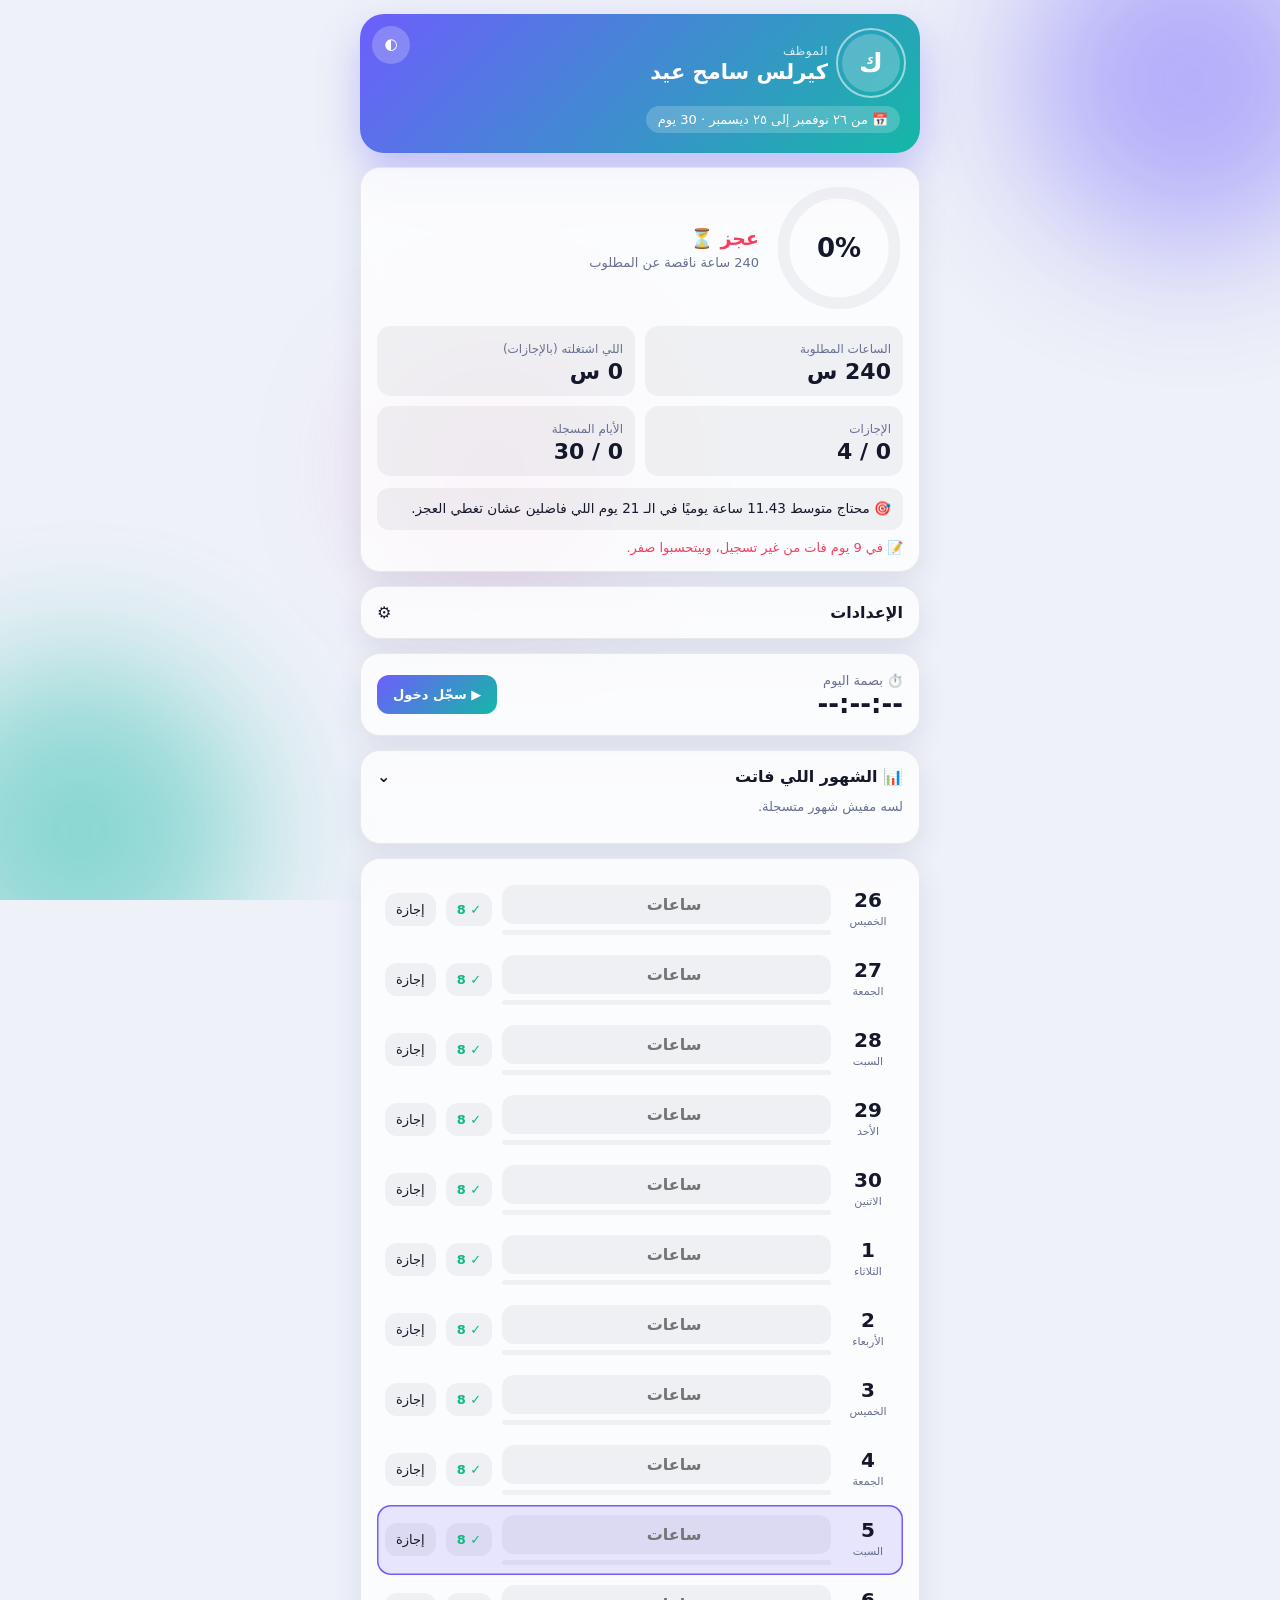
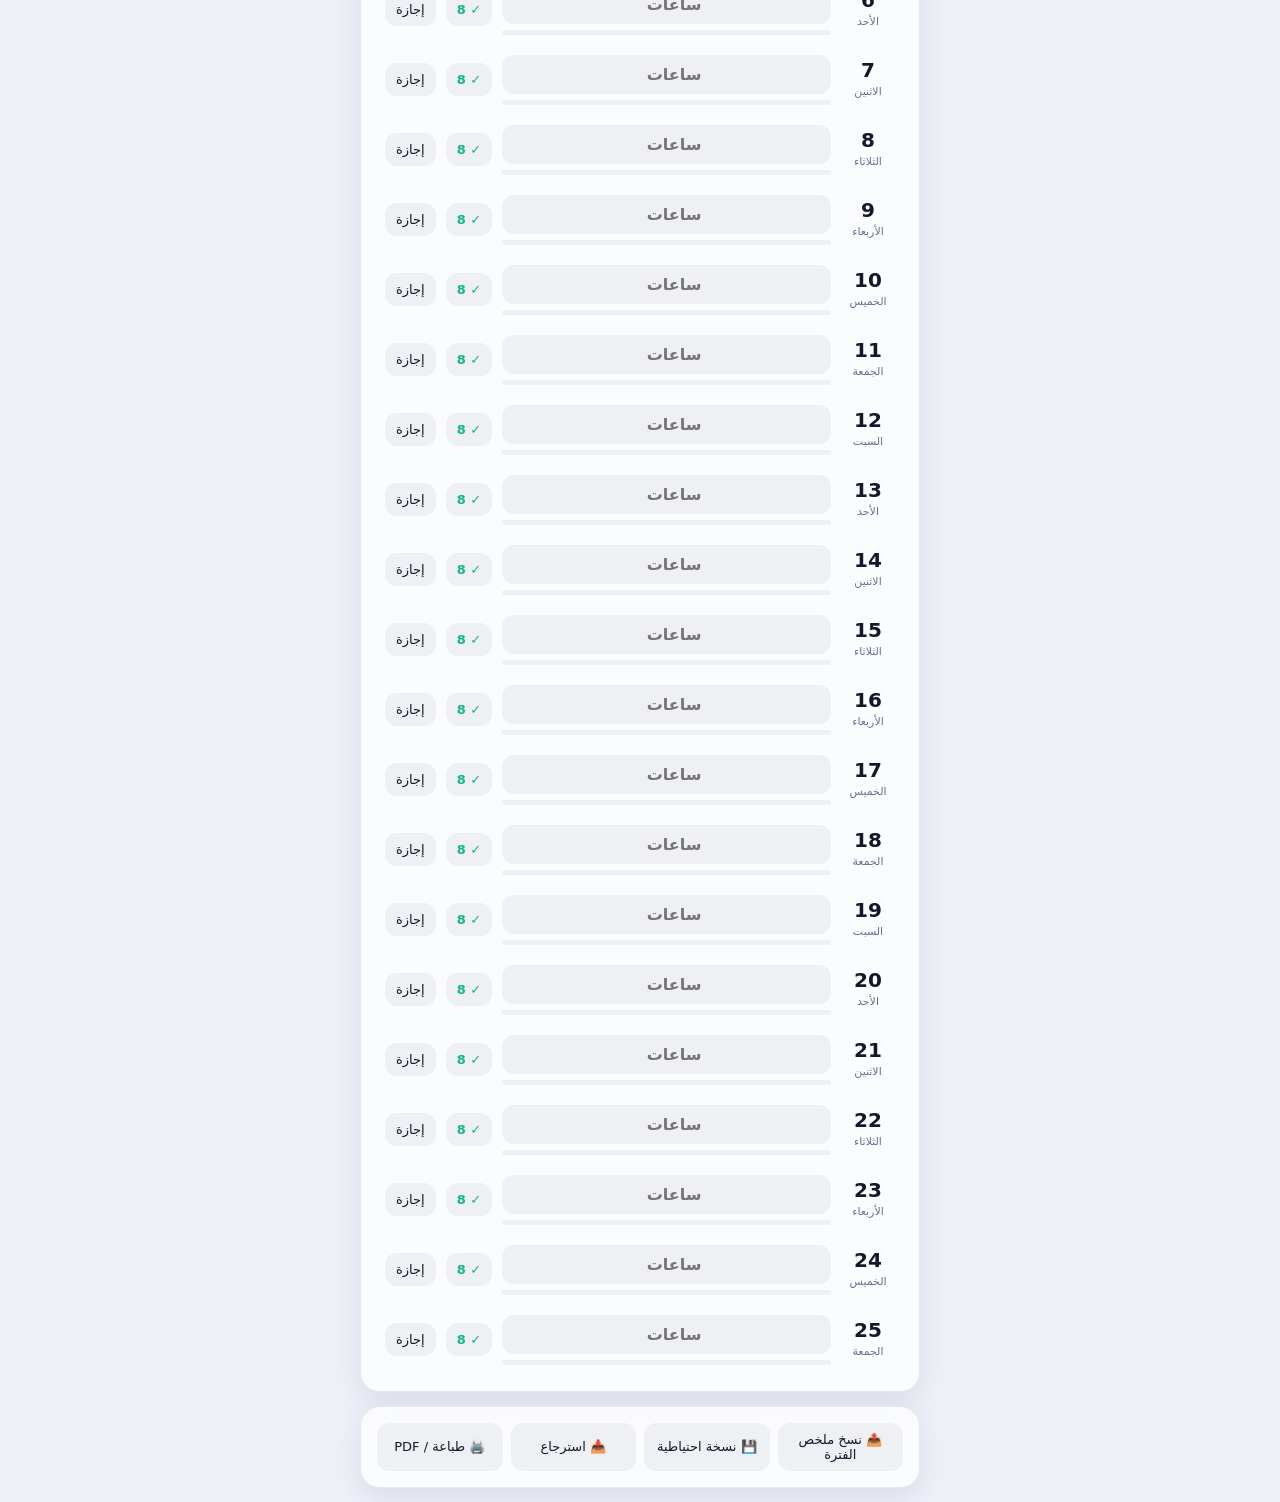
<file: index.html>
<!DOCTYPE html>
<html lang="ar" dir="rtl">
<head>
<meta charset="utf-8">
<meta name="viewport" content="width=device-width, initial-scale=1, viewport-fit=cover">
<title>ساعات الشغل | كيرلس سامح عيد</title>
<link rel="manifest" href="manifest.json">
<meta name="theme-color" content="#6d5efc">
<link rel="icon" href="icon-192.png">
<link rel="apple-touch-icon" href="icon-192.png">
<meta name="apple-mobile-web-app-capable" content="yes">
<link rel="stylesheet" href="style.css">
</head>
<body>
<div class="bg"><i></i><i></i><i></i></div>
<div class="wrap">
  <div class="hero">
    <div class="who"><div class="av" id="avl">ك</div><div><small>الموظف</small><h1 id="nm">كيرلس سامح عيد</h1></div></div>
    <div class="chip" id="range"></div>
    <button class="hb" id="bTheme" aria-label="theme">🌓</button>
  </div>

  <div class="card" style="animation-delay:.1s">
    <div class="ringbox">
      <div class="ring">
        <svg viewBox="0 0 120 120"><defs><linearGradient id="g" x1="0" y1="0" x2="1" y2="1"><stop offset="0" stop-color="#6d5efc"/><stop offset="1" stop-color="#14b8a6"/></linearGradient></defs><circle class="tr" cx="60" cy="60" r="52"/><circle class="pg" id="pg" cx="60" cy="60" r="52"/></svg>
        <b id="pct">0%</b>
      </div>
      <div class="res" id="res"></div>
    </div>
    <div class="grid">
      <div class="st"><span>الساعات المطلوبة</span><b id="req">0</b></div>
      <div class="st"><span>اللي اشتغلته (بالإجازات)</span><b id="work">0</b></div>
      <div class="st"><span>الإجازات</span><b id="lvu">0</b></div>
      <div class="st"><span>الأيام المسجلة</span><b id="rec">0</b></div>
    </div>
    <div class="tip" id="tip"></div>
    <div class="warn" id="warn"></div>
  </div>

  <div class="card" style="animation-delay:.2s">
    <details>
      <summary>الإعدادات</summary>
      <div class="set">
        <label class="ck" style="flex-direction:column;align-items:stretch"><span>اسم الموظف</span><input type="text" id="name"></label>
        <label>الإجازة الأسبوعية<select id="wk"><option value="0">من غير</option><option value="5">الجمعة</option><option value="56">الجمعة والسبت</option></select></label>
        <label>الفترة بتبدأ في شهر<input type="month" id="month"></label>
        <label>ساعات اليوم<input type="number" id="target" min="1" step="0.5"></label>
        <label>أيام الإجازة<input type="number" id="allow" min="0"></label>
        <label>يبدأ يوم<input type="number" id="start" min="1" max="31"></label>
        <label>وينتهي يوم<input type="number" id="end" min="1" max="31"></label>
        <div class="mut" style="min-width:100%">لو يوم النهاية أصغر من البداية أو يساويها، الفترة بتخلص في الشهر اللي بعده. مثال: 26 ← 25، أو 26 ← 26.</div>
        <label>الاستراحة اليومية (دقيقة)<input type="number" id="brk" min="0"></label>
        <label>المرتب الشهري (ج)<input type="number" id="salary" min="0" step="any"></label>
        <label>معامل ساعة الإضافي<input type="number" id="otm" min="0" step="0.25" placeholder="1"></label>
        
      </div>
    </details>
  </div>

  <div class="card" id="payCard" style="display:none;animation-delay:.12s"><b>💵 مرتبك</b><div id="pay"></div></div>
  <div class="card" style="animation-delay:.15s"><div class="punch"><div><small class="mut">⏱️ بصمة اليوم</small><b id="pt">--:--:--</b></div><button id="bPunch" class="pb">▶️ سجّل دخول</button></div></div>
  <div class="card" style="animation-delay:.25s"><details open><summary class="s2">📊 الشهور اللي فاتت</summary><div id="hist"></div></details></div>
  <div class="card" id="days" style="animation-delay:.3s"></div>
  <div class="card"><div class="tools"><button id="bShare">📤 نسخ ملخص الفترة</button><button id="bExp">💾 نسخة احتياطية</button><button id="bImp">📥 استرجاع</button><button id="bPrint">🖨️ طباعة / PDF</button></div><input type="file" id="fImp" accept=".json" hidden></div>
  <div id="toast"></div>
</div>
<script src="script.js"></script>
</body>
</html>
</file>
<file: style.css>
:root{--bg:#eef1f8;--card:rgba(255,255,255,.75);--tx:#14182a;--mut:#667091;--bd:rgba(20,24,42,.08);--in:rgba(20,24,42,.05);--ac:#6d5efc;--ac2:#14b8a6;--ok:#10b981;--bad:#f43f5e;--lv:#f59e0b;--sh:0 10px 30px rgba(40,50,100,.10);box-sizing:border-box;padding-top:env(safe-area-inset-top,0px);padding-bottom:env(safe-area-inset-bottom,0px)}
@media (prefers-color-scheme:dark){:root:not([data-theme="light"]){color-scheme:dark;--bg:#0b0e1a;--card:rgba(255,255,255,.06);--tx:#eef0ff;--mut:#9aa3c7;--bd:rgba(255,255,255,.10);--in:rgba(255,255,255,.07);--sh:0 10px 30px rgba(0,0,0,.4)}}
:root[data-theme="dark"]{color-scheme:dark;--bg:#0b0e1a;--card:rgba(255,255,255,.06);--tx:#eef0ff;--mut:#9aa3c7;--bd:rgba(255,255,255,.10);--in:rgba(255,255,255,.07);--sh:0 10px 30px rgba(0,0,0,.4)}
html{scroll-padding-top:env(safe-area-inset-top,0px);scroll-behavior:smooth}
*{box-sizing:border-box}
body{margin:0;background:var(--bg);color:var(--tx);font-family:"Cairo","Tajawal",system-ui,-apple-system,"Segoe UI",Tahoma,sans-serif;padding:14px;overflow-x:hidden}
.bg{position:fixed;inset:0;z-index:-1;overflow:hidden}
.bg i{position:absolute;width:340px;height:340px;border-radius:50%;filter:blur(70px);opacity:.45;animation:fl 14s ease-in-out infinite alternate}
.bg i:nth-child(1){background:var(--ac);top:-90px;right:-80px}
.bg i:nth-child(2){background:var(--ac2);bottom:-100px;left:-90px;animation-delay:-5s}
.bg i:nth-child(3){background:#f472b6;top:40%;left:30%;width:220px;height:220px;opacity:.25;animation-delay:-9s}
@keyframes fl{to{transform:translate(40px,60px) scale(1.15)}}
.wrap{max-width:560px;margin-inline:auto}
.hero{position:relative;border-radius:24px;padding:20px;color:#fff;background:linear-gradient(135deg,var(--ac),var(--ac2));box-shadow:0 18px 40px rgba(109,94,252,.35);overflow:hidden;animation:up .6s both}
.hero::after{content:"";position:absolute;inset:0;background:linear-gradient(110deg,transparent 30%,rgba(255,255,255,.28) 50%,transparent 70%);transform:translateX(-120%);animation:shine 5s 1s infinite}
@keyframes shine{to{transform:translateX(120%)}}
.who{display:flex;align-items:center;gap:14px}
.av{width:58px;height:58px;border-radius:50%;background:rgba(255,255,255,.22);display:grid;place-items:center;font-size:26px;font-weight:800;position:relative;flex:none}
.av::before{content:"";position:absolute;inset:-6px;border-radius:50%;border:2px solid rgba(255,255,255,.55);animation:pulse 2.4s infinite}
@keyframes pulse{0%{transform:scale(.9);opacity:1}100%{transform:scale(1.35);opacity:0}}
.who small{opacity:.8;font-size:12px;letter-spacing:.5px}
.who h1{margin:0;font-size:21px;line-height:1.3}
.chip{display:inline-block;margin-top:14px;background:rgba(255,255,255,.2);backdrop-filter:blur(6px);padding:6px 12px;border-radius:999px;font-size:13px}
.card{background:var(--card);backdrop-filter:blur(14px);-webkit-backdrop-filter:blur(14px);border:1px solid var(--bd);border-radius:20px;padding:16px;margin-top:14px;box-shadow:var(--sh);animation:up .6s both}
@keyframes up{from{opacity:0;transform:translateY(18px)}}
.ringbox{display:flex;align-items:center;gap:16px}
.ring{position:relative;width:128px;height:128px;flex:none}
.ring svg{width:100%;height:100%;transform:rotate(-90deg)}
.ring circle{fill:none;stroke-width:11;stroke-linecap:round}
.ring .tr{stroke:var(--in)}
.ring .pg{stroke:url(#g);stroke-dasharray:327;stroke-dashoffset:327;transition:stroke-dashoffset 1.2s cubic-bezier(.2,.8,.2,1)}
.ring b{position:absolute;inset:0;display:grid;place-items:center;font-size:26px}
.res{flex:1;font-weight:800;font-size:19px;line-height:1.5}
.res small{display:block;color:var(--mut);font-weight:500;font-size:13px}
.res.ok{color:var(--ok)}.res.bad{color:var(--bad)}
.grid{display:grid;grid-template-columns:1fr 1fr;gap:10px;margin-top:14px}
.st{background:var(--in);border-radius:14px;padding:12px;transition:transform .25s}
.st:hover{transform:translateY(-3px)}
.st span{font-size:12px;color:var(--mut)}
.st b{display:block;font-size:22px;margin-top:2px}
.warn{color:var(--bad);font-size:13px;margin-top:10px}
details summary{cursor:pointer;font-weight:700;list-style:none;display:flex;justify-content:space-between}
details summary::after{content:"⚙️"}
.set{display:flex;gap:10px;flex-wrap:wrap;margin-top:12px}
label{font-size:12px;color:var(--mut);display:flex;flex-direction:column;gap:4px;flex:1;min-width:110px}
label.ck{flex-direction:row;align-items:center;gap:8px;min-width:100%}
input{font:inherit;color:var(--tx);background:var(--in);border:1px solid transparent;border-radius:12px;padding:9px;width:100%;transition:border .2s,box-shadow .2s}
input:focus{outline:0;border-color:var(--ac);box-shadow:0 0 0 3px color-mix(in srgb,var(--ac) 25%,transparent)}
input[type=checkbox]{width:18px;height:18px;padding:0}
.day{display:flex;align-items:center;gap:10px;padding:10px 8px;border-radius:14px;animation:up .45s both;transition:background .25s}
.day:hover{background:var(--in)}
.day.today{background:color-mix(in srgb,var(--ac) 14%,transparent);box-shadow:inset 0 0 0 1.5px var(--ac)}
.dt{width:54px;text-align:center;flex:none}
.dt b{display:block;font-size:20px;line-height:1}
.dt small{font-size:11px;color:var(--mut)}
.mid{flex:1;min-width:0}
.mid input{text-align:center;font-weight:700}
.bar{height:5px;border-radius:9px;background:var(--in);margin-top:6px;overflow:hidden}
.bar i{display:block;height:100%;width:0;border-radius:9px;background:linear-gradient(90deg,var(--ac),var(--ac2));transition:width .5s cubic-bezier(.2,.8,.2,1)}
.bar i.lv{background:var(--lv)}
button{font:inherit;font-size:13px;border:0;background:var(--in);color:var(--tx);border-radius:12px;padding:9px 11px;cursor:pointer;transition:transform .15s,background .2s;flex:none}
button:active{transform:scale(.92)}
button.full{color:var(--ok);font-weight:700}
button.on{background:var(--lv);color:#1b1300;font-weight:800}
.conf{position:fixed;top:-12px;width:9px;height:14px;border-radius:2px;z-index:9;pointer-events:none;animation:fall 2.2s ease-in forwards}
@keyframes fall{to{transform:translateY(105vh) rotate(720deg);opacity:.8}}
@media (prefers-reduced-motion:reduce){*{animation:none!important;transition:none!important}}

select{font:inherit;color:var(--tx);background:var(--in);border:1px solid transparent;border-radius:12px;padding:9px;width:100%}
input[type=text]{text-align:right}
.tip{margin-top:12px;padding:10px 12px;border-radius:12px;background:var(--in);font-size:13.5px;line-height:1.6}
details summary.s2::after{content:"⌄"}
.hr{display:flex;justify-content:space-between;align-items:center;gap:10px;padding:10px 8px;border-radius:14px;cursor:pointer;transition:background .2s,transform .15s}
.hr:hover{background:var(--in)}.hr:active{transform:scale(.98)}
.hr>div{flex:1;min-width:0}.hr b{font-size:14px;display:block}.hr small{color:var(--mut);font-size:12px}
.df{font-weight:800;font-size:16px;flex:none}.df.ok,.bal.ok{color:var(--ok)}.df.bad,.bal.bad{color:var(--bad)}
.bal{font-weight:800;margin:10px 0 4px}.mut{color:var(--mut);font-size:13px}
.tools{display:flex;gap:8px;flex-wrap:wrap}.tools button{flex:1;min-width:110px}
#toast{position:fixed;bottom:calc(24px + env(safe-area-inset-bottom,0px));left:50%;transform:translate(-50%,30px);background:#1b1f33;color:#fff;padding:10px 16px;border-radius:999px;font-size:14px;opacity:0;transition:.3s;z-index:20;pointer-events:none}
#toast.show{opacity:1;transform:translate(-50%,0)}
.day.off{opacity:.7}

.hb{position:absolute;top:12px;left:12px;background:rgba(255,255,255,.22);color:#fff;border-radius:50%;width:38px;height:38px;padding:0;z-index:2}
.punch{display:flex;align-items:center;justify-content:space-between;gap:12px}
.punch b{display:block;font-size:26px;font-variant-numeric:tabular-nums;direction:ltr;text-align:right}
.pb{padding:12px 16px;font-weight:800;background:linear-gradient(135deg,var(--ac),var(--ac2));color:#fff}
.pb.on{background:var(--bad);color:#fff}
@media print{.bg,.hb,#toast,.tools,details,.punch,.day button,.card:has(.set){display:none!important}body{background:#fff;color:#000}.card,.hero{box-shadow:none;backdrop-filter:none;animation:none}.hero{color:#000;background:#eee}}

.pr{display:flex;justify-content:space-between;padding:7px 0;border-bottom:1px solid var(--bd);font-size:14px}
.pr b.ok{color:var(--ok)}.pr b.bad{color:var(--bad)}
.pt{font-size:30px;font-weight:800;text-align:center;margin:12px 0 4px;background:linear-gradient(135deg,var(--ac),var(--ac2));-webkit-background-clip:text;background-clip:text;color:transparent}
@media print{#payCard{display:none!important}}
</file>
